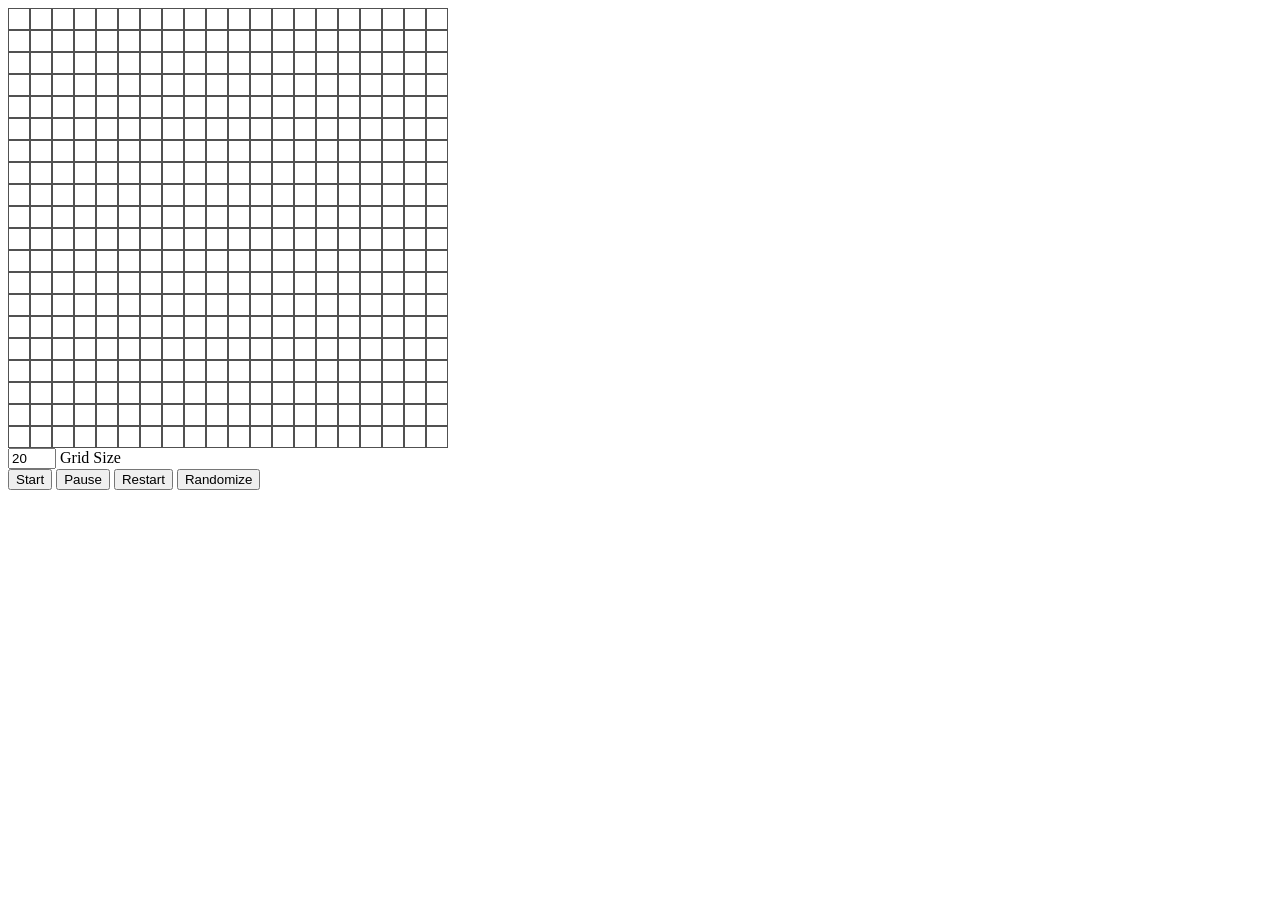
<file: game-of-life/index.html>
<!DOCTYPE html>
<html lang="en">
<head>
    <meta charset="UTF-8">
    <meta name="viewport" content="width=device-width, initial-scale=1.0">
    <link rel="stylesheet" href="style.css">
    <title>Game of life</title>
</head>
<body>
    <div id="game-board"></div>
    <div>
        <input type="number" min="8" max="50" id="grid-size" value="20">
        <label for="grid-size">Grid Size</label>
    </div>
    <button id="start-btn">Start</button>
    <button id="pause-btn">Pause</button>
    <button id="restart-btn">Restart</button>
    <button id="randomize-btn">Randomize</button>
    <script src="script.js"></script>
</body>
</html>
</file>
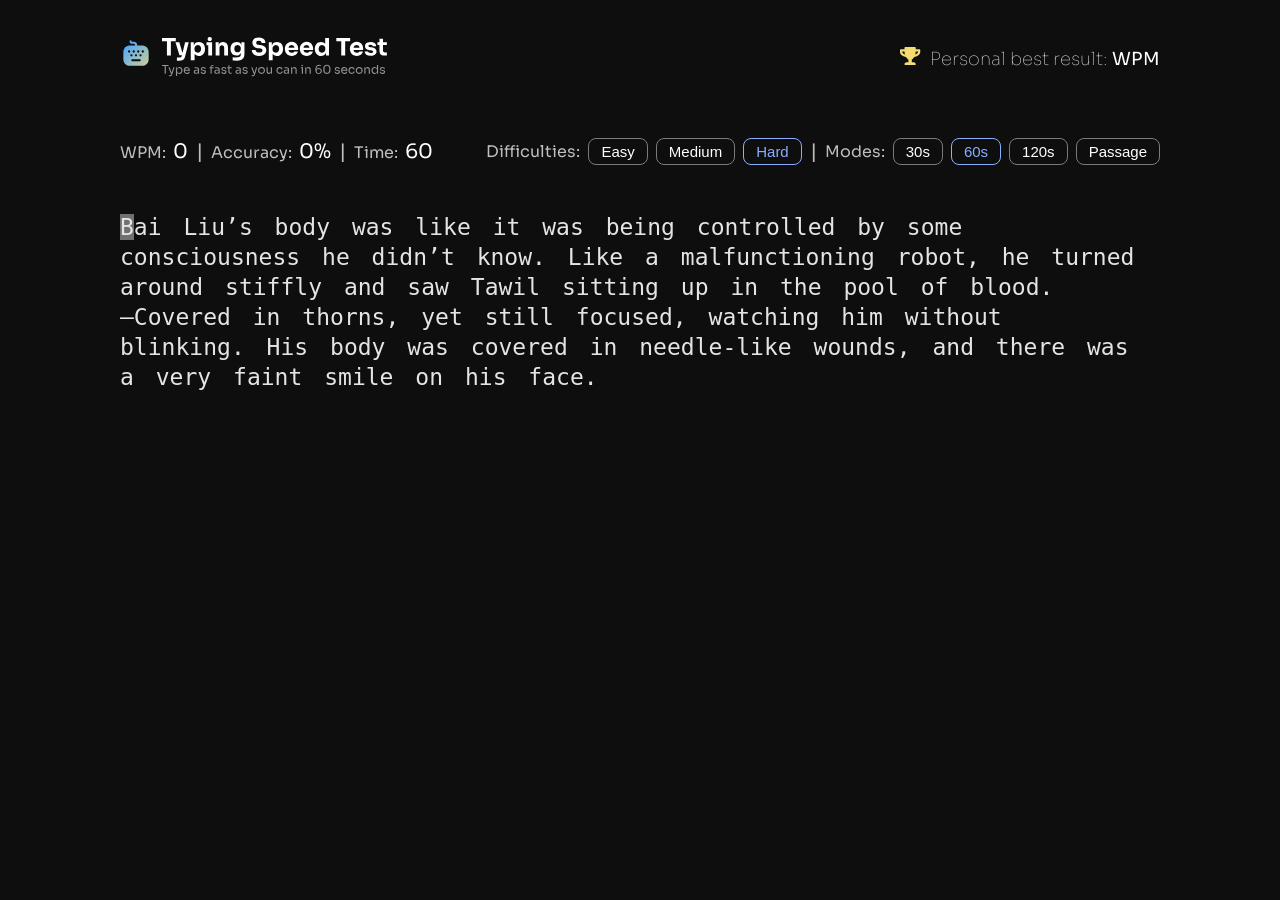
<file: typing-speed-test/index.html>
<!doctype html>
<html lang="en">
  <head>
    <meta charset="UTF-8" />
    <meta name="viewport" content="width=device-width, initial-scale=1.0" />
    <link rel="stylesheet" href="style.css" />
    <title>Typing speed test</title>
  </head>
  <body>
    <div class="container">
      <header>
        <div>
          <img src="./assets/images/logo-large.svg" alt="logo" />
        </div>
        <div>
          <img
            src="./assets/images/icon-personal-best.svg"
            alt="personal-best"
          />
          <p>
            Personal best result:
            <span><span id="personal-best"></span> WPM</span>
          </p>
        </div>
      </header>
      <main>
        <div class="test-container">
          <div class="upper-block">
            <div class="stats-block">
              <p>WPM: <span id="cur-wpm"></span></p>
              <p>Accuracy: <span id="cur-accuracy"></span></p>
              <p>Time: <span id="cur-time"></span></p>
            </div>
            <div class="second-upper-block">
              <div class="difficulties-block">
                <p>Difficulties:</p>
                <button id="easy">Easy</button>
                <button id="medium">Medium</button>
                <button id="hard">Hard</button>
              </div>
              <div class="modes-block">
                <p>Modes:</p>
                <button class="timed-mode" data-value="30">30s</button>
                <button class="timed-mode" data-value="60">60s</button>
                <button class="timed-mode" data-value="120">120s</button>
                <button class="timed-mode" data-value="passage">Passage</button>
              </div>
            </div>
          </div>

          <div class="main-text-block">
            <div id="words"></div>
          </div>
        </div>

        <div class="result-card">
          <div class="results-info">
            <div class="completed-icon">
              <div class="outer-green"></div>
              <div class="inner-green"></div>
              <img src="./assets/images/icon-completed.svg" alt="completed" />
            </div>
            <p class="result-title"></p>
            <div class="results-block">
              <div>
                <p>WPM:</p>
                <p id="result-wpm"></p>
              </div>
              <div>
                <p>Accuracy:</p>
                <p id="result-accuracy"></p>
              </div>
              <div>
                <p>Characters:</p>
                <p>
                  <span id="result-corrects"></span>/<span
                    id="result-incorrects"
                  ></span>
                </p>
              </div>
            </div>
            <button id="try-again-btn">
              Try again
              <svg
                xmlns="http://www.w3.org/2000/svg"
                width="20"
                height="20"
                fill="none"
                viewBox="0 0 20 20"
              >
                <path
                  fill="#000000"
                  d="M1.563 1.281h.949c.246 0 .422.211.422.457l-.07 3.446a8.6 8.6 0 0 1 7.277-3.868c4.816 0 8.718 3.938 8.718 8.72-.035 4.816-3.937 8.683-8.718 8.683a8.86 8.86 0 0 1-5.871-2.215.446.446 0 0 1 0-.633l.703-.703c.14-.14.386-.14.562 0 1.23 1.09 2.813 1.723 4.606 1.723A6.88 6.88 0 0 0 17.03 10c0-3.797-3.093-6.89-6.89-6.89-2.813 0-5.203 1.687-6.293 4.078l4.43-.106c.245 0 .456.176.456.422v.95c0 .245-.21.421-.421.421h-6.75a.406.406 0 0 1-.422-.422v-6.75c0-.21.175-.422.422-.422"
                />
              </svg>
            </button>
          </div>
        </div>
      </main>
    </div>

    <script type="module" src="script.js"></script>
  </body>
</html>
</file>
<file: game-of-life/style.css>
.cell{
    height: 20px;
    width: 20px;
    border: 1px solid rgb(81, 81, 81);
}

.row{
    display: flex;
}

.cell.alive{
    background-color: black;
}

.cell.dead{
    background-color: white;
}
</file>
<file: typing-speed-test/style.css>
@font-face {
  font-family: sora;
  src: url(./assets/fonts/Sora/Sora-VariableFont_wght.ttf);
}

body {
  margin: 0;
  height: 100vh;
  display: flex;
  justify-content: center;
  color: rgb(228, 228, 228);
  font-family: sora;
  background-color: rgb(14, 14, 14);
  width: 100vw;
}

header {
  display: flex;
  justify-content: space-between;
  align-items: center;
  margin-top: 10px;
  margin-bottom: 35px;
  font-size: 18px;
  font-weight: lighter;
  color: rgb(219, 219, 219);
  max-height: 60px;
  position: sticky;
}

header p {
  display: inline-block;
  margin-left: 5px;
}

header p > span {
  color: white;
  font-weight: normal;
}

.container {
  margin-inline: 100px;
  border-radius: 10px;
  padding: 20px;
  width: 100%;
}

.test-container {
  opacity: 1;
  transform: scale(1);
  transition:
    opacity 0.3s ease,
    transform 0.3s ease;
}

.test-container.fade-out {
  opacity: 0;
  transform: scale(0.95);
  pointer-events: none;
}

.upper-block {
  display: flex;
  justify-content: space-between;
  align-items: center;
  width: 100%;
  color: rgb(190, 190, 190);
}

.upper-block span {
  color: white;
  margin-left: 3px;
  font-size: 20px;
}

.stats-block,
.difficulties-block,
.modes-block,
.second-upper-block {
  display: flex;
  justify-content: space-around;
  align-items: center;
  gap: 8px;
}

.stats-block p:not(:last-child)::after,
.second-upper-block div:not(:last-child)::after {
  content: "|";
  font-size: 20px;
}

.stats-block p:not(:last-child)::after {
  margin-left: 8px;
}

#words {
  width: 100%;
  margin: auto;
  display: flex;
  flex-wrap: wrap;
  gap: 0px 8px;
  line-height: 35px;
  transition: transform 0.25s ease-in-out;
  transform: translateY(0px);
}

.word {
  display: inline-block;
  height: 30px;
}

.main-text-block {
  overflow: hidden;
  line-height: 30px;
  font-size: 23px;
  font-family: monospace;
  height: 510px;
  position: relative;
  margin-top: 30px;
}

.letter {
  white-space: pre;
}

.current {
  animation: blink 1s infinite;
  background-color: rgb(112, 112, 112);
}

@keyframes blink {
  0% {
    background-color: rgba(112, 112, 112, 1);
  }
  50% {
    background-color: rgba(112, 112, 112, 0);
  }
  100% {
    background-color: rgba(112, 112, 112, 1);
  }
}

.correct {
  color: green;
}

.incorrect {
  color: red;
  text-decoration: underline;
}

.result-card {
  color: white;
  max-width: 450px;
  text-align: center;
  margin: auto;
  height: 510px;
  display: none;
  opacity: 0;
  transform: scale(0.95);
  transition:
    opacity 0.4s ease,
    transform 0.4s cubic-bezier(0.175, 0.885, 0.32, 1.275);
}

.result-card.fade-in {
  opacity: 1;
  transform: scale(1);
}

.results-info {
  display: flex;
  flex-direction: column;
  padding: 20px;
  gap: 40px;
  align-items: center;
}

.result-title {
  text-align: center;
  margin-top: 0px;
}

.overlay {
  position: fixed;
  visibility: hidden;
  width: 100%;
  height: 100%;
  top: 0;
  left: 0;
  right: 0;
  bottom: 0;
  background-color: rgba(0, 0, 0, 0.5);
  z-index: 2;
  cursor: pointer;
}

button {
  background-color: transparent;
  color: white;
  border-radius: 8px;
  border: 1px rgb(123, 123, 123) solid;
  font-size: 15px;
  padding: 4px 12px;
  cursor: pointer;
  transition: 0.15s;
}

button.active {
  color: rgb(137, 174, 255);
  border-color: rgb(137, 174, 255);
}

button:hover {
  color: rgb(137, 174, 255);
  border-color: rgb(137, 174, 255);
}

.completed-icon {
  position: relative;
  height: 130px;
  width: 130px;
  text-align: center;
}

.completed-icon div,
.completed-icon img {
  position: absolute;
  left: 50%;
  top: 50%;
  transform: translateX(-50%) translateY(-50%);
  border-radius: 50%;
}

.outer-green {
  background-color: rgba(77, 214, 122, 0.2);
  width: 100%;
  height: 100%;
}

.inner-green {
  background-color: rgba(77, 214, 122, 0.4);
  width: 75%;
  height: 75%;
}

.completed-icon img {
  width: 50%;
  height: 50%;
}

.result-title {
  font-size: 33px;
  font-weight: bold;
  margin: 0;
}

.results-block {
  display: grid;
  grid-template-columns: repeat(3, 1fr);
  gap: 10px;
  color: gray;
  font-size: 19px;
}

.results-block > div {
  display: flex;
  flex-direction: column;
  border-radius: 8px;
  border: 1px solid gray;
  gap: 10px;
  padding: 15px;
  text-align: start;
  flex: 1;
}

.results-block > div p {
  margin: 0;
}

.results-block > div p:not(:first-child) {
  font-weight: bold;
}

#result-wpm {
  color: rgb(247, 247, 247);
}

#result-accuracy,
#result-incorrects {
  color: rgb(232, 65, 65);
}

#result-corrects {
  color: green !important;
}

.results-info button {
  font-size: 20px;
  padding: 8px 15px;
  background-color: white;
  color: black;
  font-weight: 600;
}

.results-info button > svg {
  height: 18px;
  margin-bottom: -3.5px;
  margin-left: 5px;
}

.results-info button:hover {
  opacity: 0.8;
}

.results-info button:active {
  opacity: 0.7;
}

@keyframes disappear {
  0% {
    display: block;
  }
  100% {
    display: none;
  }
}

@keyframes appear {
  0% {
    display: none;
  }
  100% {
    display: block;
  }
}
</file>
